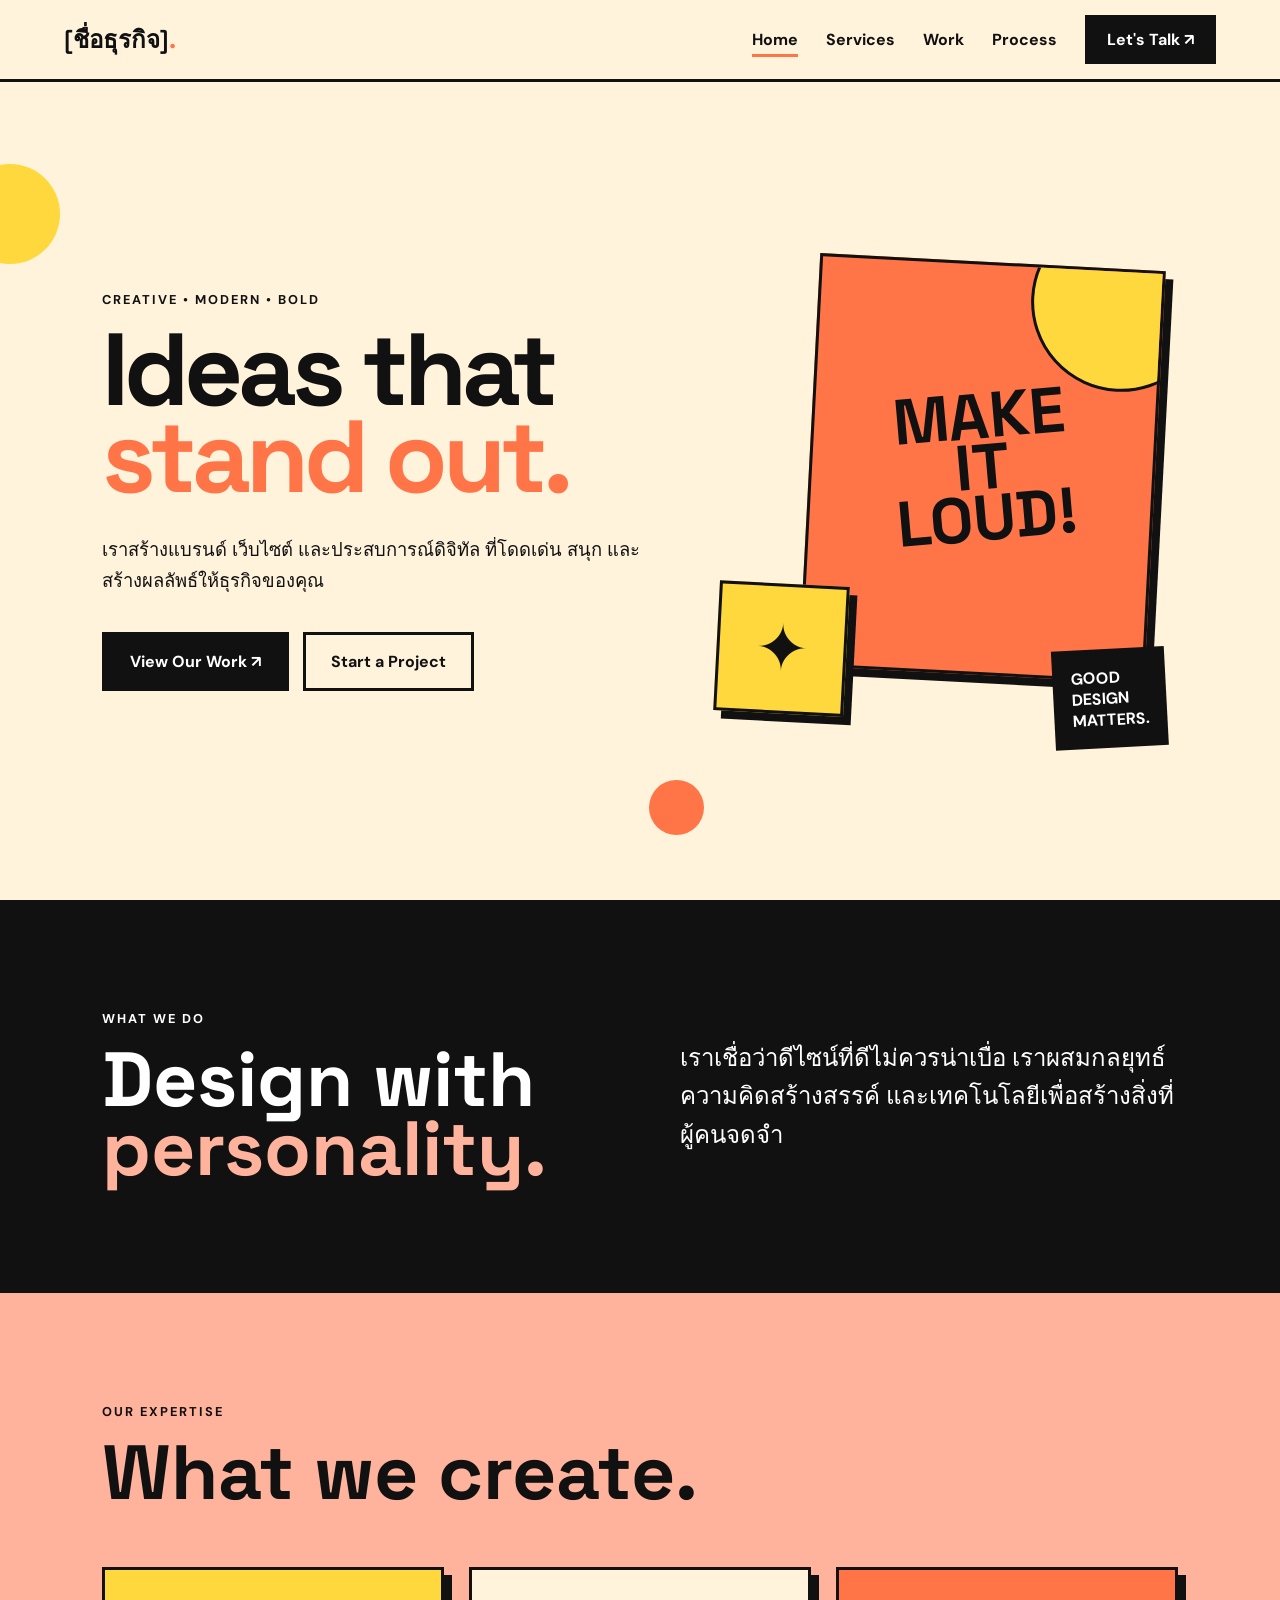
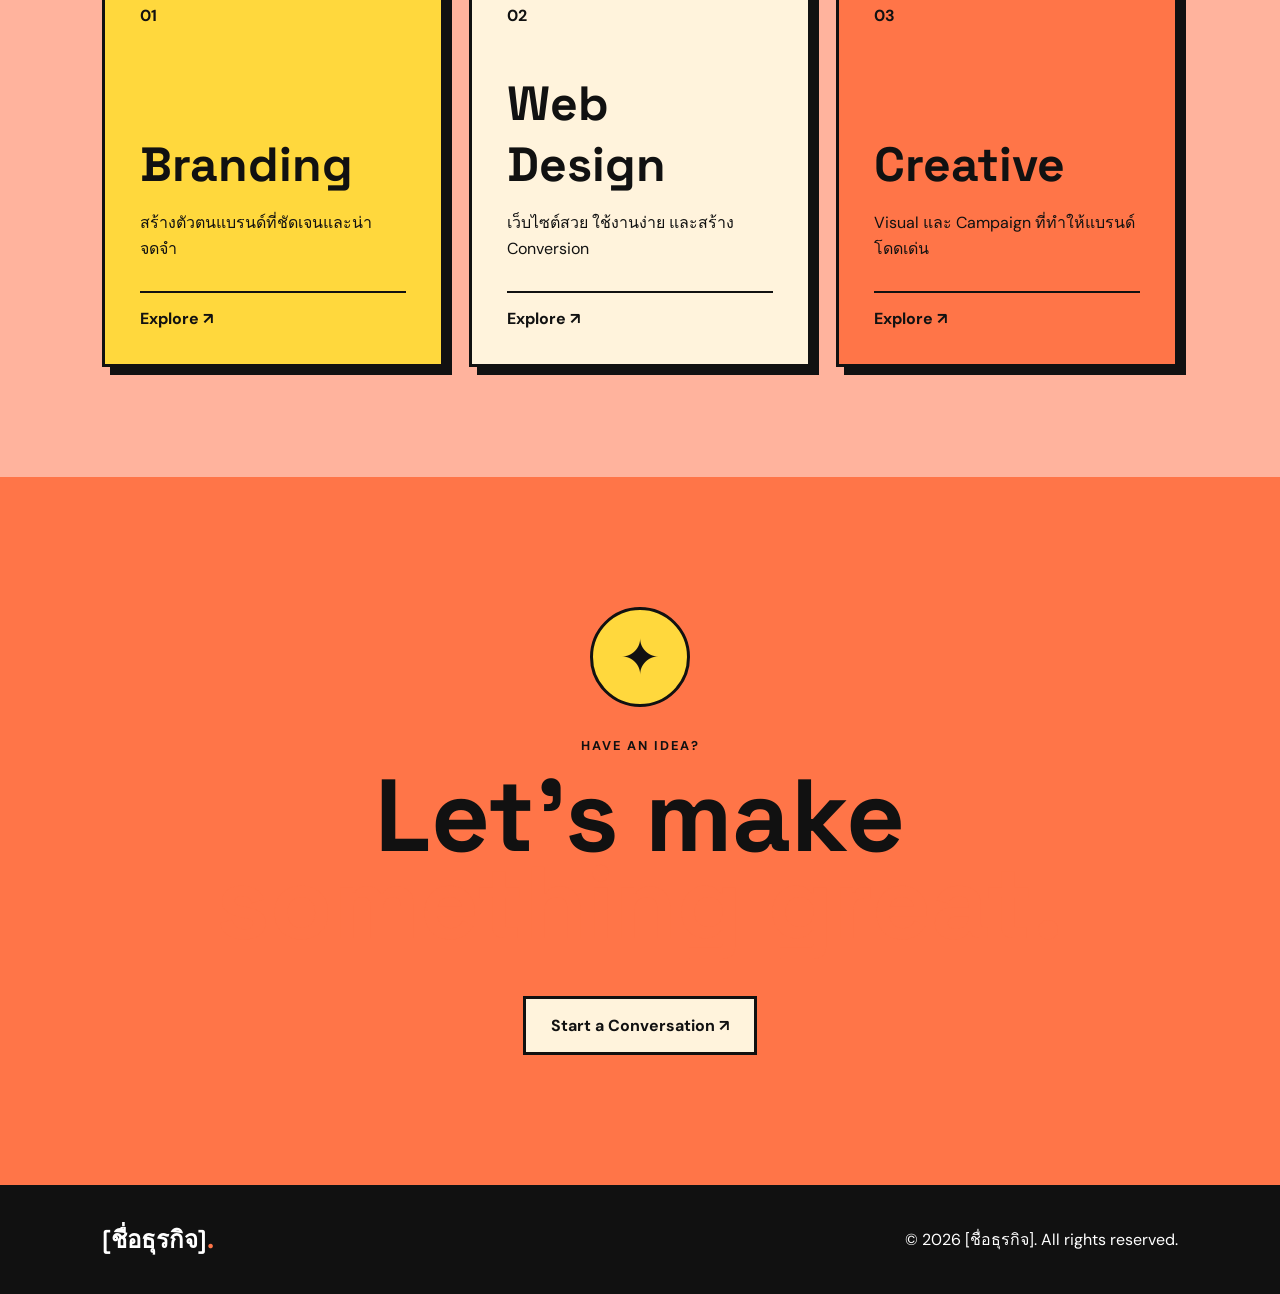
<file: index.html>
<!DOCTYPE html>
<html lang="th">
<head>
  <meta charset="UTF-8">
  <meta name="viewport" content="width=device-width, initial-scale=1.0">
  <title>[ชื่อธุรกิจ] — Creative Studio</title>
  <link rel="stylesheet" href="style.css">
</head>

<body>

<header class="navbar">
  <a href="index.html" class="logo">[ชื่อธุรกิจ]<span>.</span></a>

  <button class="menu-toggle" aria-label="เปิดเมนู">☰</button>

  <nav class="nav-links">
    <a href="index.html" class="active">Home</a>
    <a href="services.html">Services</a>
    <a href="work.html">Work</a>
    <a href="process.html">Process</a>
    <a href="contact.html" class="nav-cta">Let's Talk ↗</a>
  </nav>
</header>

<main>

  <section class="hero">
    <div class="hero-shape shape-1"></div>
    <div class="hero-shape shape-2"></div>

    <div class="hero-content">
      <p class="eyebrow">CREATIVE • MODERN • BOLD</p>

      <h1>
        Ideas that<br>
        <span>stand out.</span>
      </h1>

      <p class="hero-text">
        เราสร้างแบรนด์ เว็บไซต์ และประสบการณ์ดิจิทัล
        ที่โดดเด่น สนุก และสร้างผลลัพธ์ให้ธุรกิจของคุณ
      </p>

      <div class="hero-buttons">
        <a href="work.html" class="btn btn-dark">View Our Work ↗</a>
        <a href="contact.html" class="btn btn-outline">Start a Project</a>
      </div>
    </div>

    <div class="hero-collage">
      <div class="collage-card card-main">
        <div class="sun"></div>
        <div class="collage-text">MAKE<br>IT<br>LOUD!</div>
      </div>

      <div class="collage-card card-small">
        ✦
      </div>

      <div class="collage-label">
        GOOD<br>DESIGN<br>MATTERS.
      </div>
    </div>
  </section>

  <section class="intro section">
    <div>
      <p class="eyebrow">WHAT WE DO</p>
      <h2>Design with<br><em>personality.</em></h2>
    </div>

    <p class="large-copy">
      เราเชื่อว่าดีไซน์ที่ดีไม่ควรน่าเบื่อ
      เราผสมกลยุทธ์ ความคิดสร้างสรรค์
      และเทคโนโลยีเพื่อสร้างสิ่งที่ผู้คนจดจำ
    </p>
  </section>

  <section class="services-preview section peach-bg">
    <div class="section-heading">
      <p class="eyebrow">OUR EXPERTISE</p>
      <h2>What we <span>create.</span></h2>
    </div>

    <div class="service-grid">
      <article class="service-card yellow">
        <span class="service-number">01</span>
        <h3>Branding</h3>
        <p>สร้างตัวตนแบรนด์ที่ชัดเจนและน่าจดจำ</p>
        <a href="services.html">Explore ↗</a>
      </article>

      <article class="service-card cream">
        <span class="service-number">02</span>
        <h3>Web Design</h3>
        <p>เว็บไซต์สวย ใช้งานง่าย และสร้าง Conversion</p>
        <a href="services.html">Explore ↗</a>
      </article>

      <article class="service-card orange">
        <span class="service-number">03</span>
        <h3>Creative</h3>
        <p>Visual และ Campaign ที่ทำให้แบรนด์โดดเด่น</p>
        <a href="services.html">Explore ↗</a>
      </article>
    </div>
  </section>

  <section class="cta-section">
    <div class="cta-circle">✦</div>

    <p class="eyebrow">HAVE AN IDEA?</p>

    <h2>Let's make<br><span>something great.</span></h2>

    <a href="contact.html" class="btn btn-light">Start a Conversation ↗</a>
  </section>

</main>

<footer>
  <div class="footer-logo">[ชื่อธุรกิจ]<span>.</span></div>
  <p>© 2026 [ชื่อธุรกิจ]. All rights reserved.</p>
</footer>

<script src="script.js"></script>
</body>
</html>
</file>
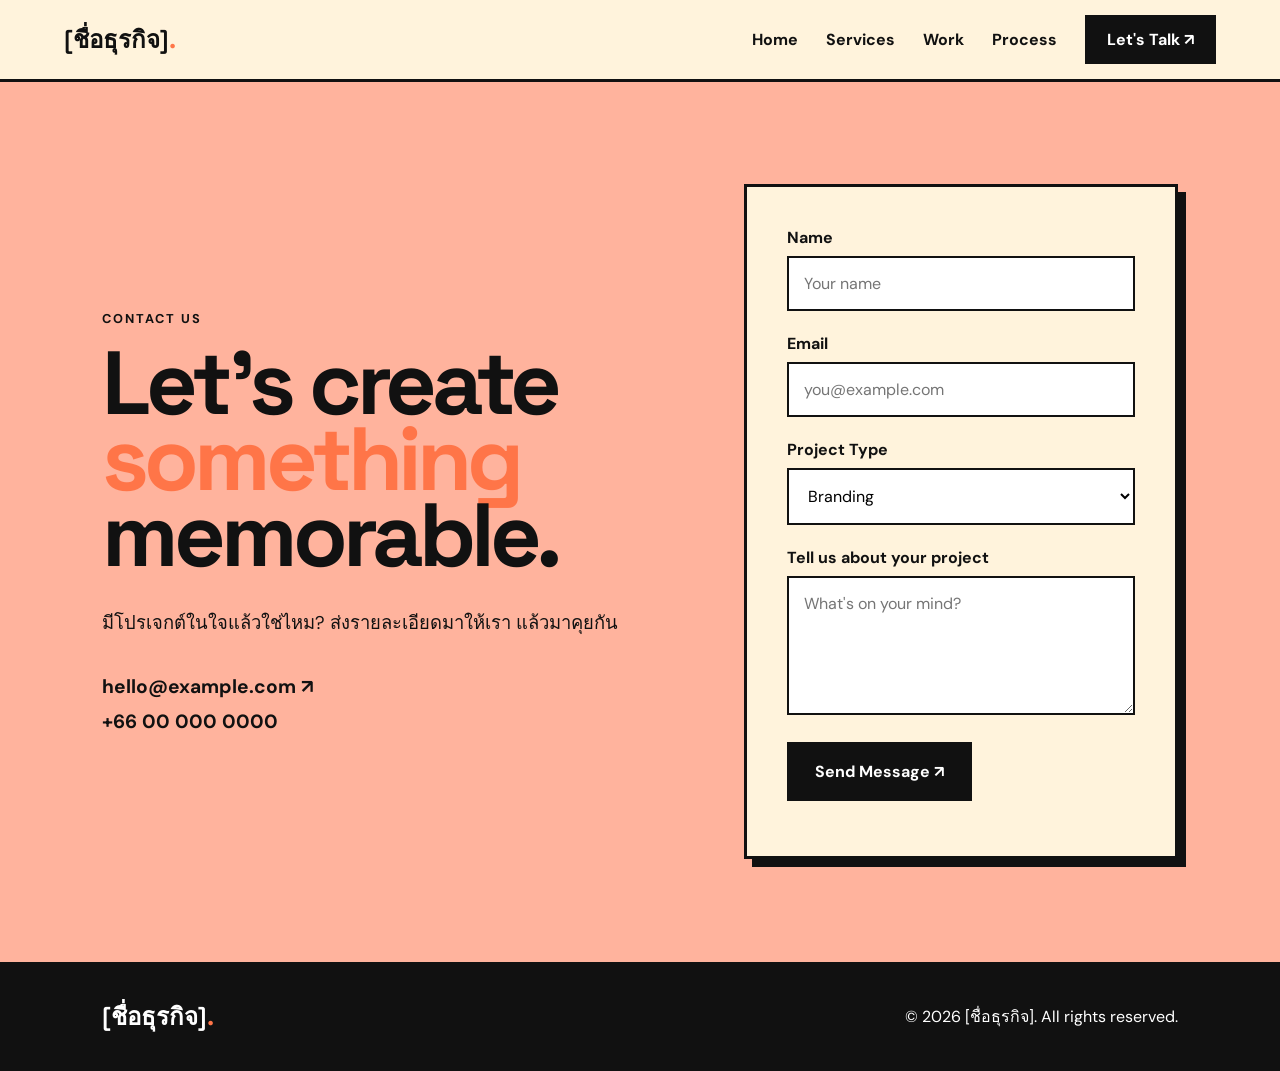
<file: contact.html>
<!DOCTYPE html>
<html lang="th">
<head>
  <meta charset="UTF-8">
  <meta name="viewport" content="width=device-width, initial-scale=1.0">
  <title>Contact — [ชื่อธุรกิจ]</title>
  <link rel="stylesheet" href="style.css">
</head>

<body>

<header class="navbar">
  <a href="index.html" class="logo">[ชื่อธุรกิจ]<span>.</span></a>

  <button class="menu-toggle">☰</button>

  <nav class="nav-links">
    <a href="index.html">Home</a>
    <a href="services.html">Services</a>
    <a href="work.html">Work</a>
    <a href="process.html">Process</a>
    <a href="contact.html" class="nav-cta active">Let's Talk ↗</a>
  </nav>
</header>

<main>

  <section class="contact-hero">
    <div>
      <p class="eyebrow">CONTACT US</p>

      <h1>
        Let's create<br>
        <span>something</span><br>
        memorable.
      </h1>

      <p>
        มีโปรเจกต์ในใจแล้วใช่ไหม?
        ส่งรายละเอียดมาให้เรา แล้วมาคุยกัน
      </p>

      <div class="contact-links">
        <a href="mailto:hello@example.com">hello@example.com ↗</a>
        <a href="tel:+66000000000">+66 00 000 0000</a>
      </div>
    </div>

    <form class="contact-form">

      <label>
        Name
        <input type="text" placeholder="Your name" required>
      </label>

      <label>
        Email
        <input type="email" placeholder="you@example.com" required>
      </label>

      <label>
        Project Type
        <select>
          <option>Branding</option>
          <option>Web Design</option>
          <option>Creative Campaign</option>
          <option>Other</option>
        </select>
      </label>

      <label>
        Tell us about your project
        <textarea rows="5" placeholder="What's on your mind?"></textarea>
      </label>

      <button type="submit" class="btn btn-dark">
        Send Message ↗
      </button>

      <p class="form-message"></p>

    </form>
  </section>

</main>

<footer>
  <div class="footer-logo">[ชื่อธุรกิจ]<span>.</span></div>
  <p>© 2026 [ชื่อธุรกิจ]. All rights reserved.</p>
</footer>

<script src="script.js"></script>
</body>
</html>
</file>
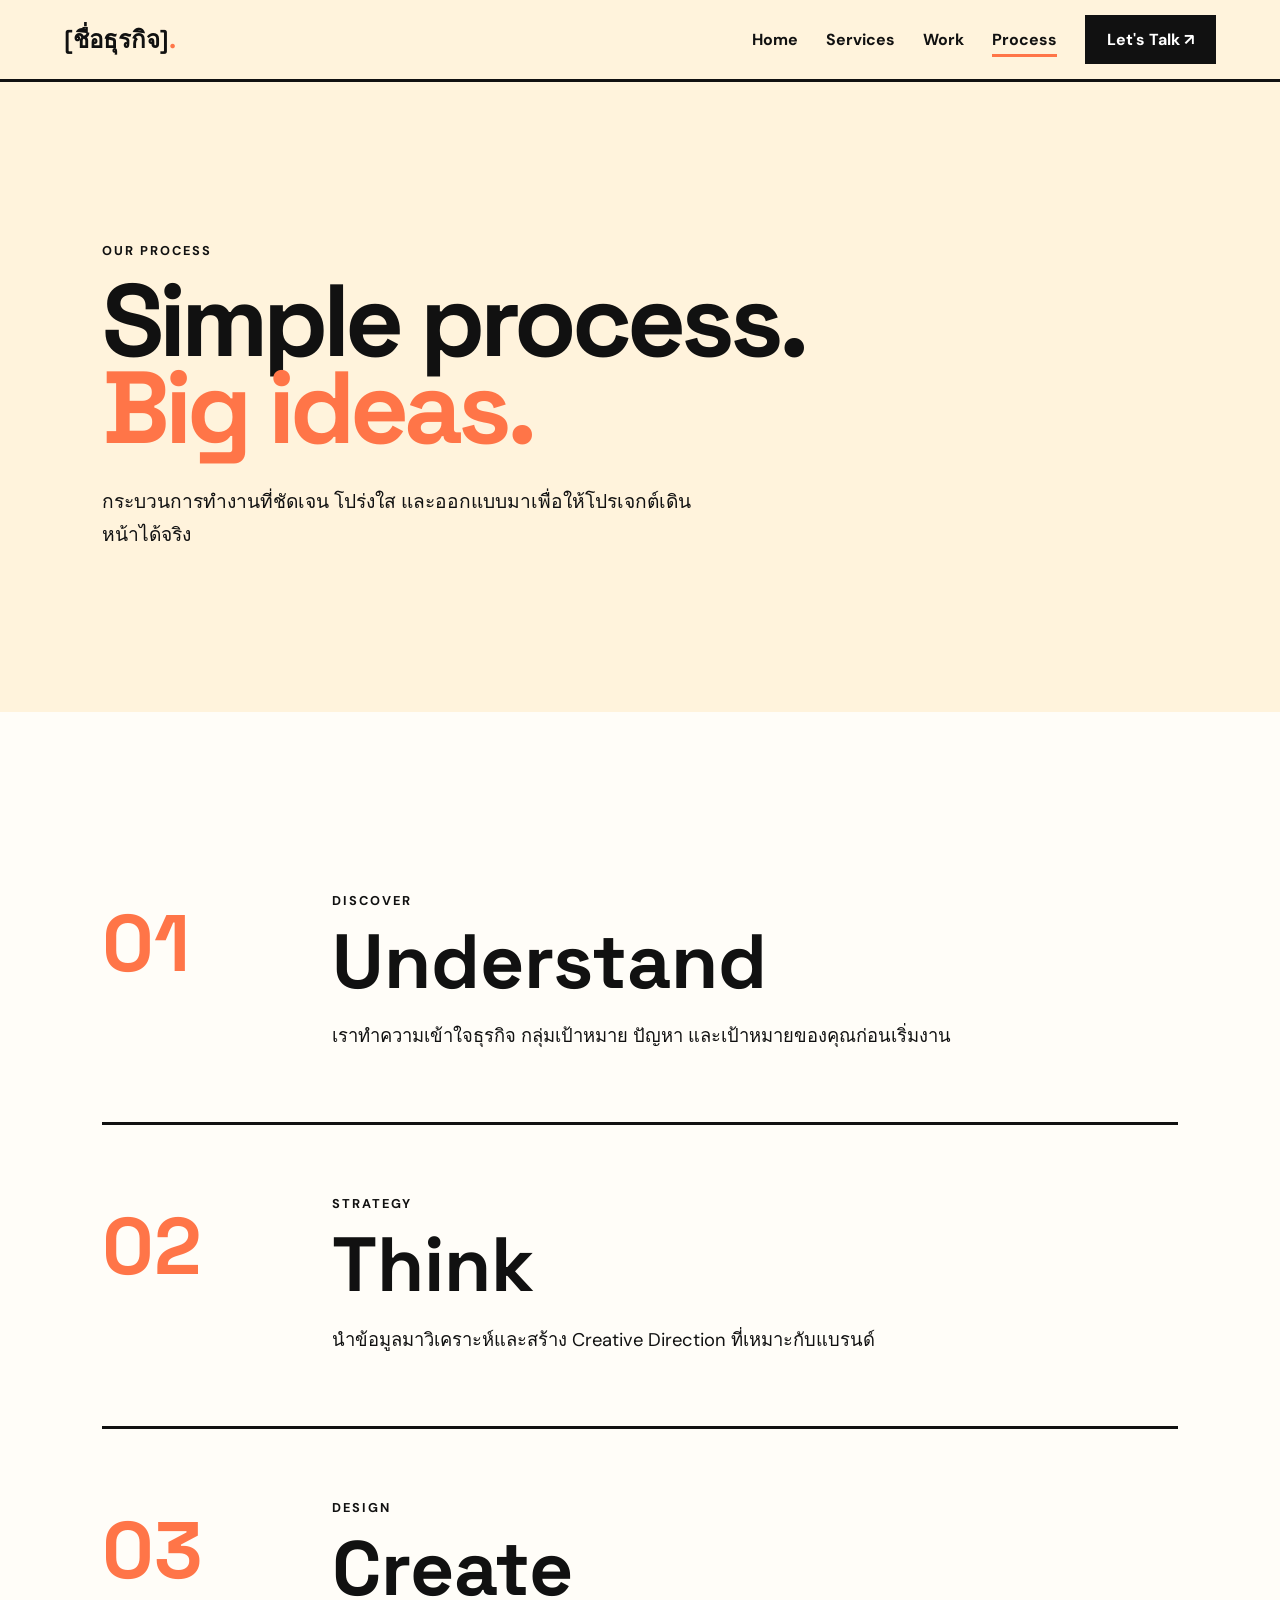
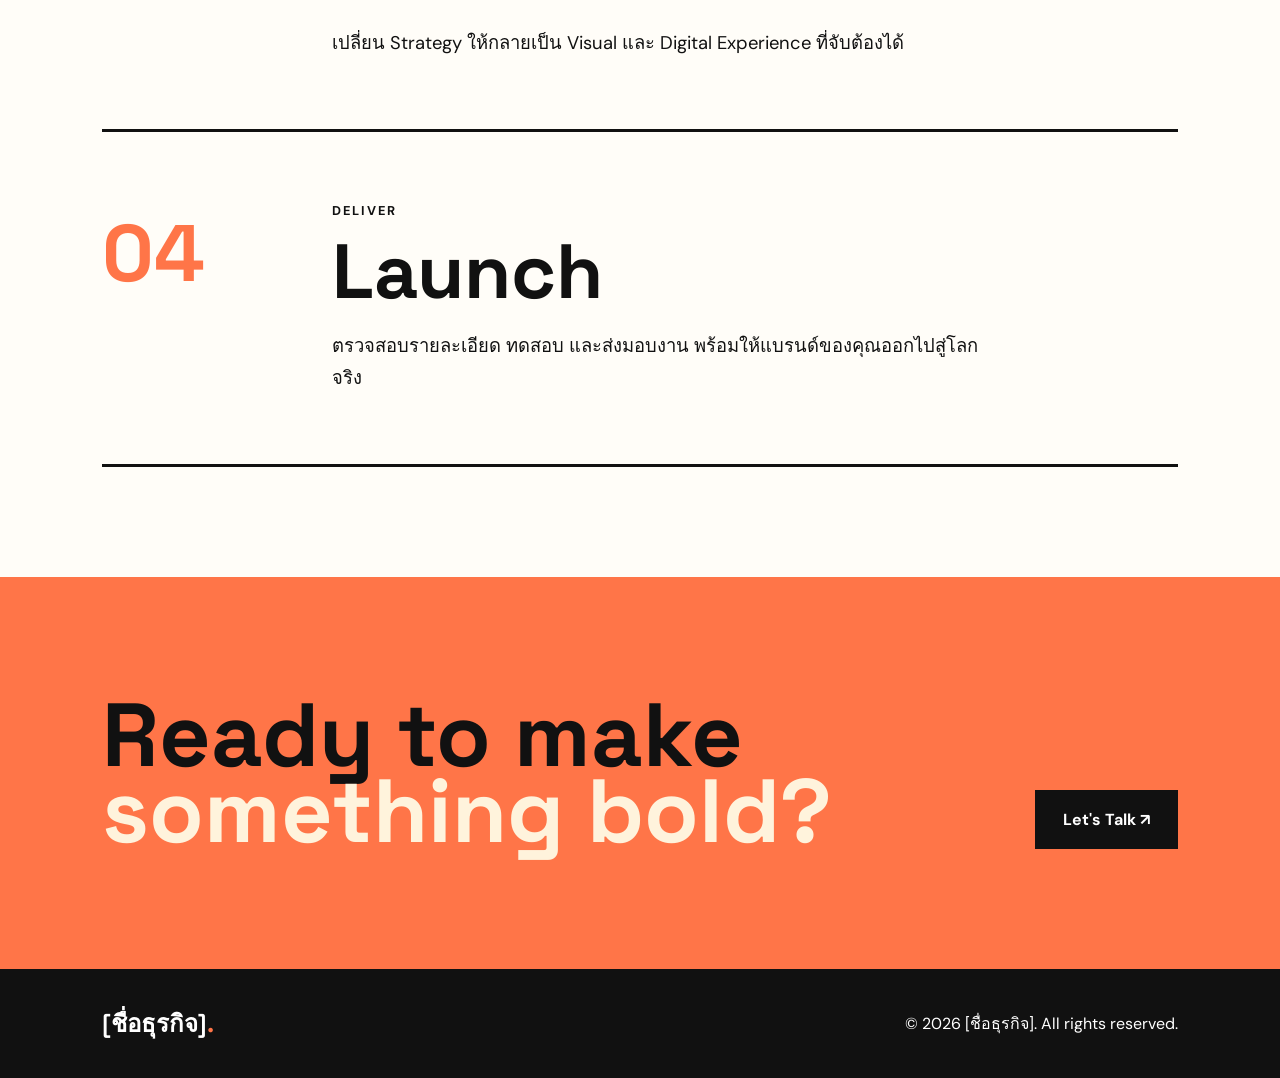
<file: process.html>
<!DOCTYPE html>
<html lang="th">
<head>
  <meta charset="UTF-8">
  <meta name="viewport" content="width=device-width, initial-scale=1.0">
  <title>Process — [ชื่อธุรกิจ]</title>
  <link rel="stylesheet" href="style.css">
</head>

<body>

<header class="navbar">
  <a href="index.html" class="logo">[ชื่อธุรกิจ]<span>.</span></a>

  <button class="menu-toggle">☰</button>

  <nav class="nav-links">
    <a href="index.html">Home</a>
    <a href="services.html">Services</a>
    <a href="work.html">Work</a>
    <a href="process.html" class="active">Process</a>
    <a href="contact.html" class="nav-cta">Let's Talk ↗</a>
  </nav>
</header>

<main>

  <section class="page-hero cream-bg">
    <p class="eyebrow">OUR PROCESS</p>
    <h1>Simple process.<br><span>Big ideas.</span></h1>
    <p>
      กระบวนการทำงานที่ชัดเจน โปร่งใส
      และออกแบบมาเพื่อให้โปรเจกต์เดินหน้าได้จริง
    </p>
  </section>

  <section class="process-section section">

    <div class="process-item">
      <div class="process-number">01</div>
      <div class="process-content">
        <p class="eyebrow">DISCOVER</p>
        <h2>Understand</h2>
        <p>
          เราทำความเข้าใจธุรกิจ กลุ่มเป้าหมาย
          ปัญหา และเป้าหมายของคุณก่อนเริ่มงาน
        </p>
      </div>
    </div>

    <div class="process-item">
      <div class="process-number">02</div>
      <div class="process-content">
        <p class="eyebrow">STRATEGY</p>
        <h2>Think</h2>
        <p>
          นำข้อมูลมาวิเคราะห์และสร้าง Creative Direction
          ที่เหมาะกับแบรนด์
        </p>
      </div>
    </div>

    <div class="process-item">
      <div class="process-number">03</div>
      <div class="process-content">
        <p class="eyebrow">DESIGN</p>
        <h2>Create</h2>
        <p>
          เปลี่ยน Strategy ให้กลายเป็น Visual
          และ Digital Experience ที่จับต้องได้
        </p>
      </div>
    </div>

    <div class="process-item">
      <div class="process-number">04</div>
      <div class="process-content">
        <p class="eyebrow">DELIVER</p>
        <h2>Launch</h2>
        <p>
          ตรวจสอบรายละเอียด ทดสอบ และส่งมอบงาน
          พร้อมให้แบรนด์ของคุณออกไปสู่โลกจริง
        </p>
      </div>
    </div>

  </section>

  <section class="orange-banner">
    <h2>Ready to make<br><span>something bold?</span></h2>
    <a href="contact.html" class="btn btn-dark">Let's Talk ↗</a>
  </section>

</main>

<footer>
  <div class="footer-logo">[ชื่อธุรกิจ]<span>.</span></div>
  <p>© 2026 [ชื่อธุรกิจ]. All rights reserved.</p>
</footer>

<script src="script.js"></script>
</body>
</html>
</file>
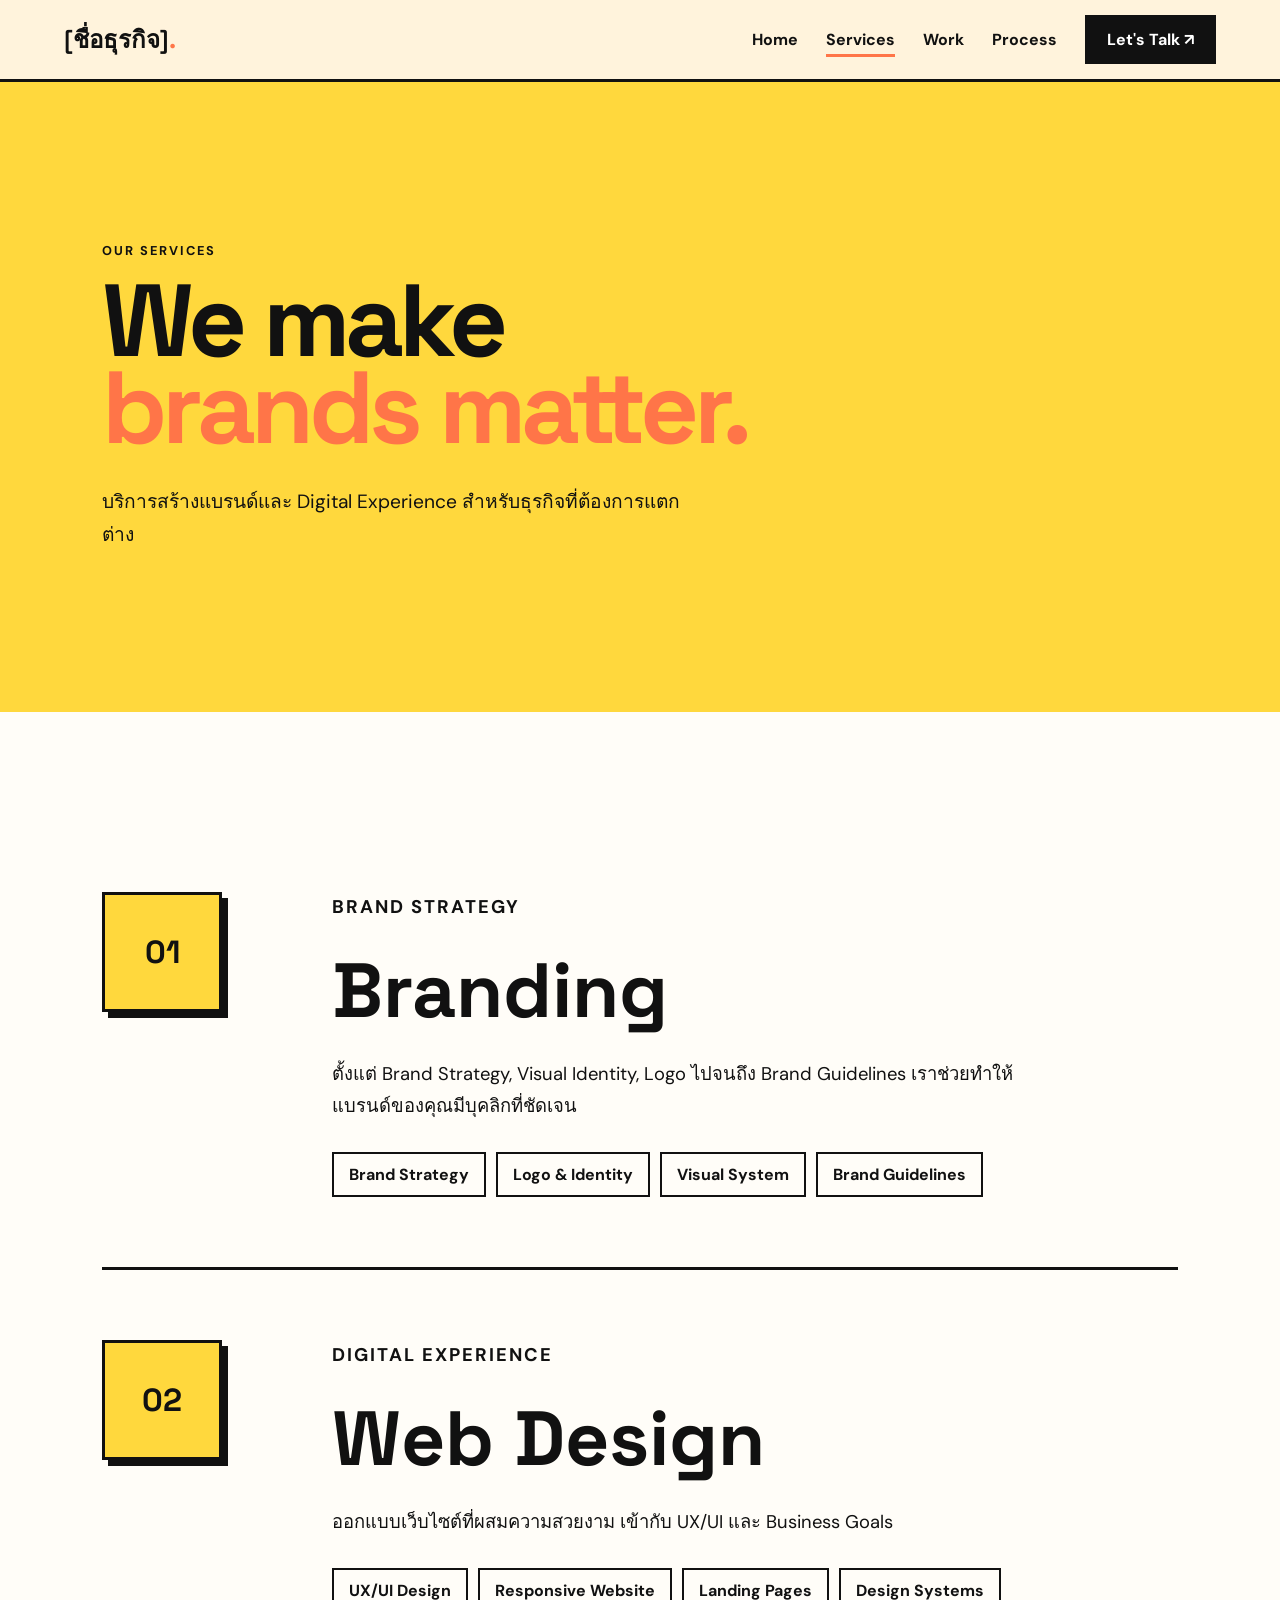
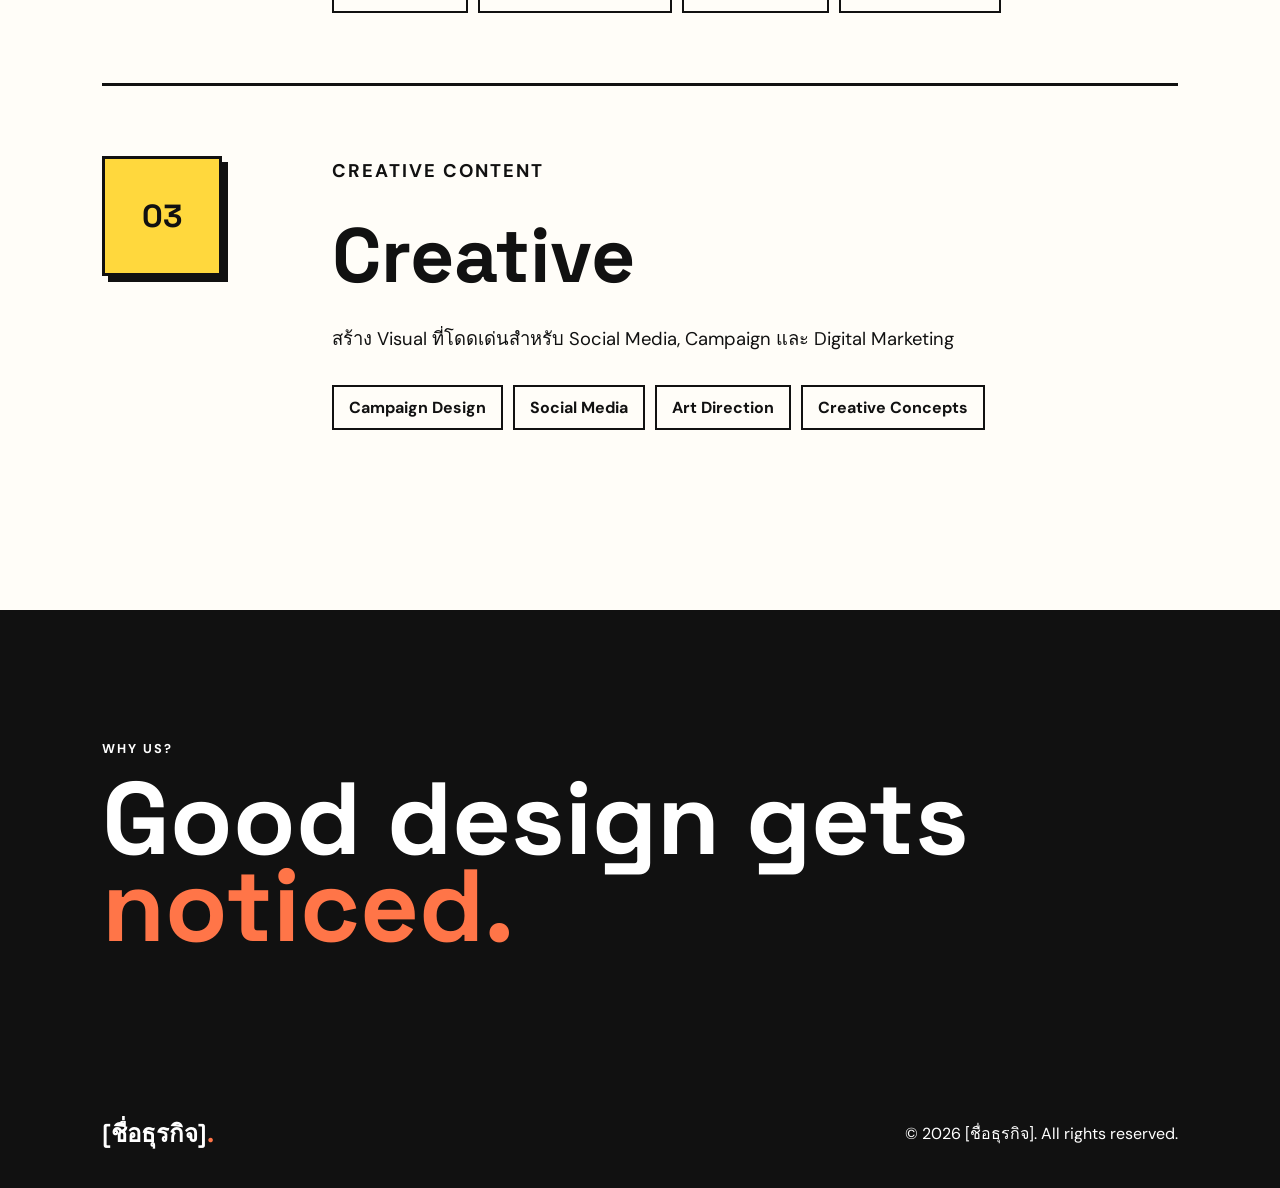
<file: services.html>
<!DOCTYPE html>
<html lang="th">
<head>
  <meta charset="UTF-8">
  <meta name="viewport" content="width=device-width, initial-scale=1.0">
  <title>Services — [ชื่อธุรกิจ]</title>
  <link rel="stylesheet" href="style.css">
</head>

<body>

<header class="navbar">
  <a href="index.html" class="logo">[ชื่อธุรกิจ]<span>.</span></a>

  <button class="menu-toggle">☰</button>

  <nav class="nav-links">
    <a href="index.html">Home</a>
    <a href="services.html" class="active">Services</a>
    <a href="work.html">Work</a>
    <a href="process.html">Process</a>
    <a href="contact.html" class="nav-cta">Let's Talk ↗</a>
  </nav>
</header>

<main>

  <section class="page-hero yellow-bg">
    <p class="eyebrow">OUR SERVICES</p>
    <h1>We make<br><span>brands matter.</span></h1>
    <p>
      บริการสร้างแบรนด์และ Digital Experience
      สำหรับธุรกิจที่ต้องการแตกต่าง
    </p>
  </section>

  <section class="services-list section">

    <article class="big-service">
      <div class="service-icon">01</div>
      <div>
        <p class="eyebrow">BRAND STRATEGY</p>
        <h2>Branding</h2>
        <p>
          ตั้งแต่ Brand Strategy, Visual Identity,
          Logo ไปจนถึง Brand Guidelines
          เราช่วยทำให้แบรนด์ของคุณมีบุคลิกที่ชัดเจน
        </p>

        <ul>
          <li>Brand Strategy</li>
          <li>Logo & Identity</li>
          <li>Visual System</li>
          <li>Brand Guidelines</li>
        </ul>
      </div>
    </article>

    <article class="big-service reverse">
      <div class="service-icon">02</div>
      <div>
        <p class="eyebrow">DIGITAL EXPERIENCE</p>
        <h2>Web Design</h2>
        <p>
          ออกแบบเว็บไซต์ที่ผสมความสวยงาม
          เข้ากับ UX/UI และ Business Goals
        </p>

        <ul>
          <li>UX/UI Design</li>
          <li>Responsive Website</li>
          <li>Landing Pages</li>
          <li>Design Systems</li>
        </ul>
      </div>
    </article>

    <article class="big-service">
      <div class="service-icon">03</div>
      <div>
        <p class="eyebrow">CREATIVE CONTENT</p>
        <h2>Creative</h2>
        <p>
          สร้าง Visual ที่โดดเด่นสำหรับ Social Media,
          Campaign และ Digital Marketing
        </p>

        <ul>
          <li>Campaign Design</li>
          <li>Social Media</li>
          <li>Art Direction</li>
          <li>Creative Concepts</li>
        </ul>
      </div>
    </article>

  </section>

  <section class="black-section">
    <p class="eyebrow">WHY US?</p>
    <h2>Good design gets<br><span>noticed.</span></h2>
  </section>

</main>

<footer>
  <div class="footer-logo">[ชื่อธุรกิจ]<span>.</span></div>
  <p>© 2026 [ชื่อธุรกิจ]. All rights reserved.</p>
</footer>

<script src="script.js"></script>
</body>
</html>
</file>
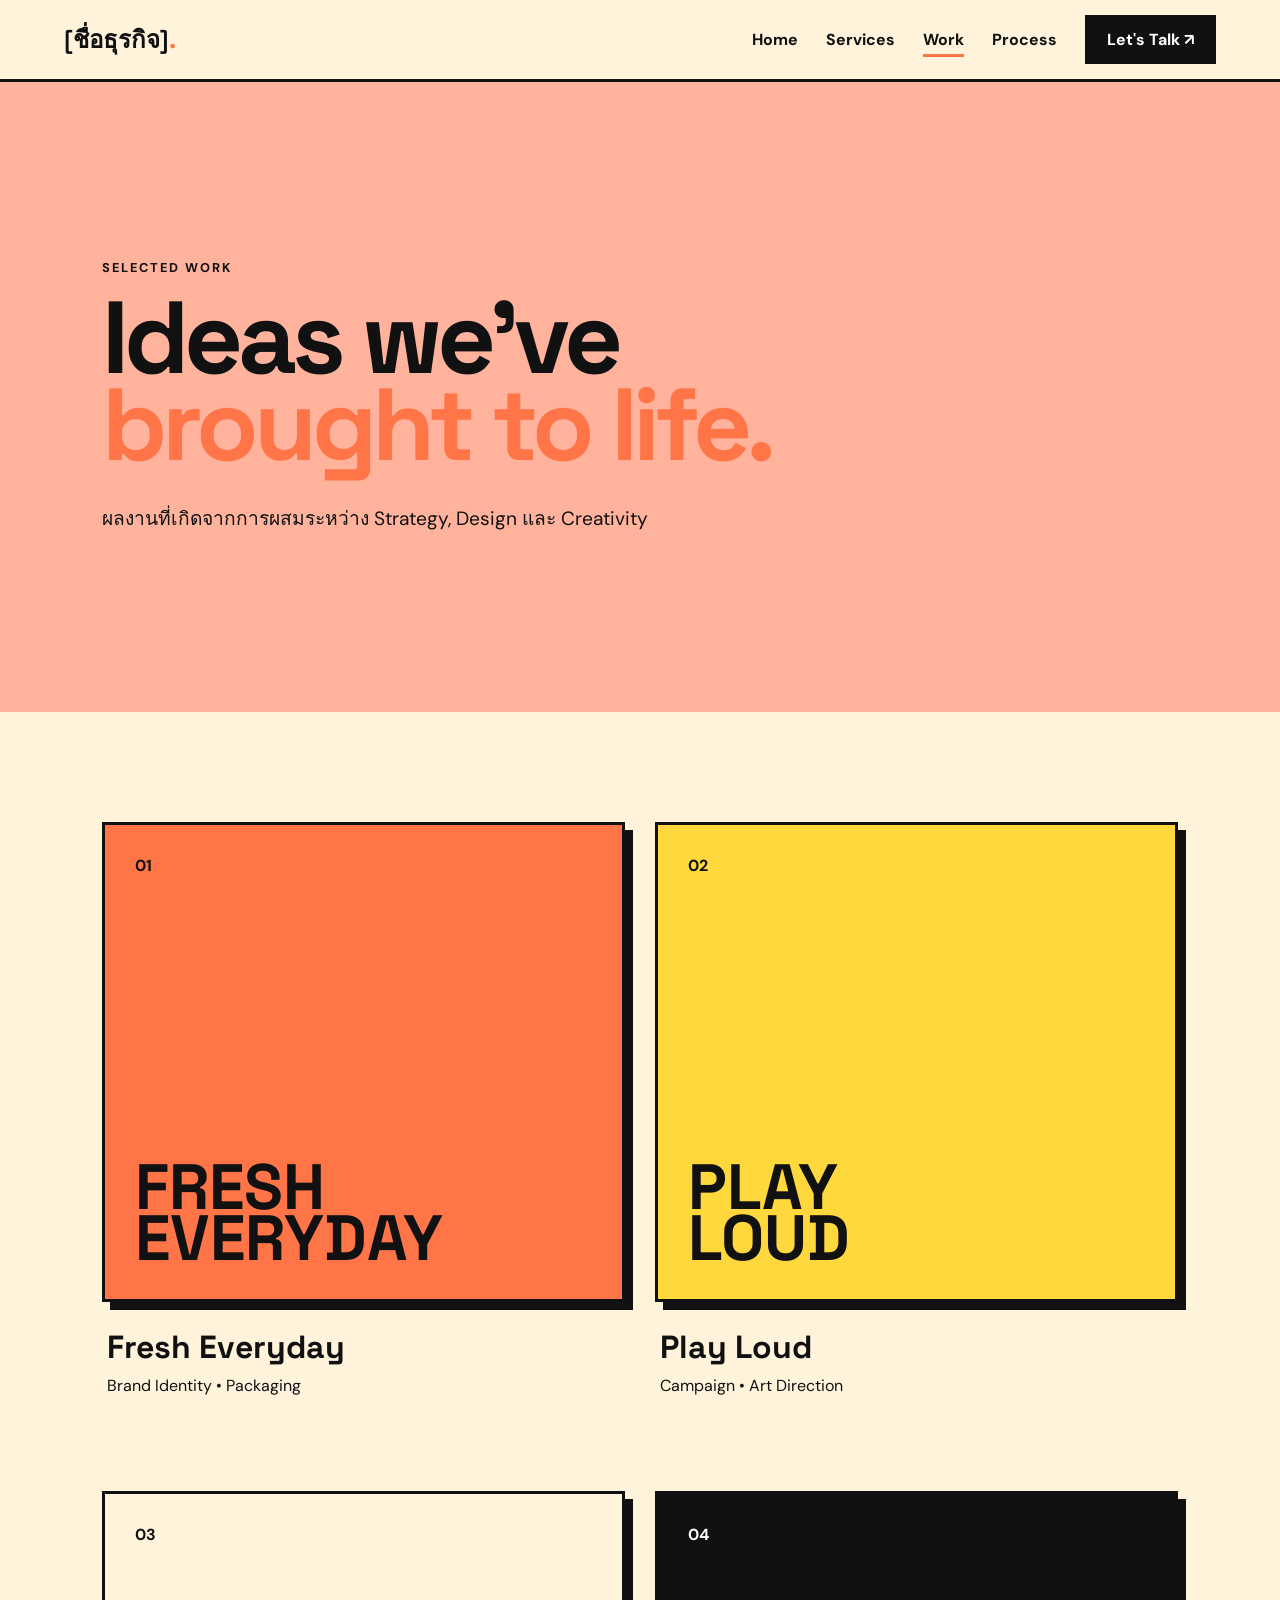
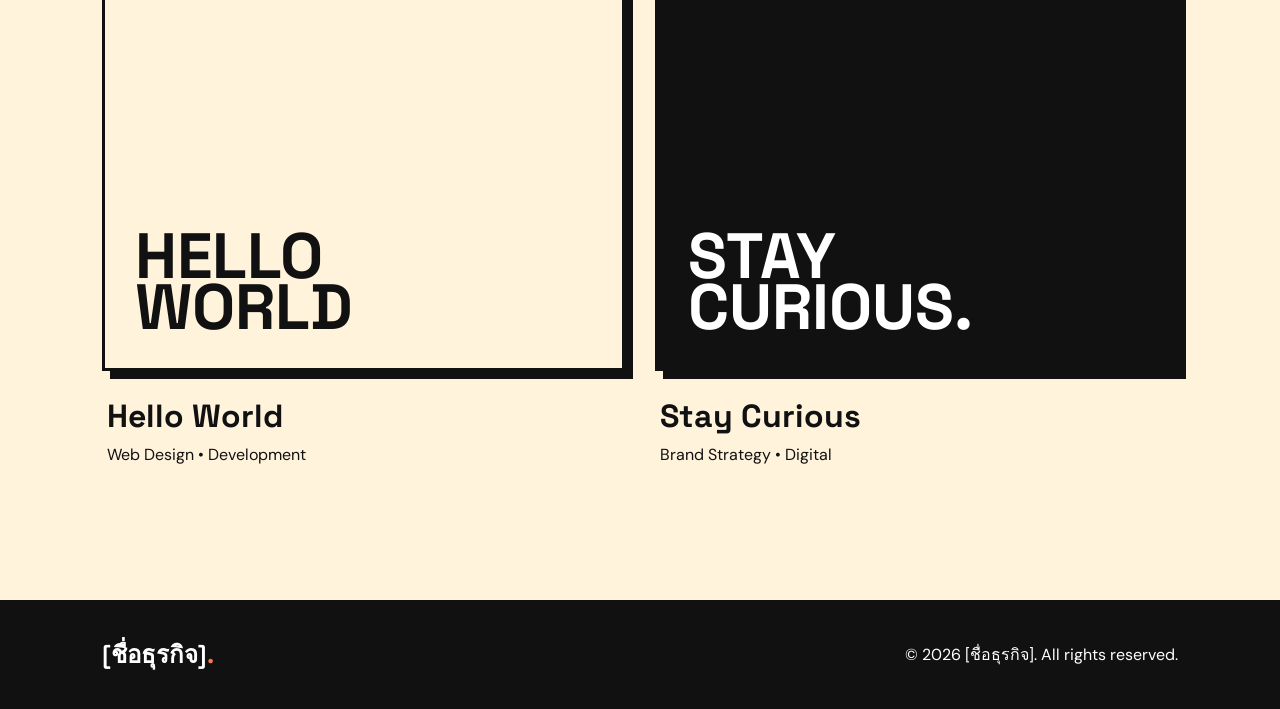
<file: work.html>
<!DOCTYPE html>
<html lang="th">
<head>
  <meta charset="UTF-8">
  <meta name="viewport" content="width=device-width, initial-scale=1.0">
  <title>Work — [ชื่อธุรกิจ]</title>
  <link rel="stylesheet" href="style.css">
</head>

<body>

<header class="navbar">
  <a href="index.html" class="logo">[ชื่อธุรกิจ]<span>.</span></a>

  <button class="menu-toggle">☰</button>

  <nav class="nav-links">
    <a href="index.html">Home</a>
    <a href="services.html">Services</a>
    <a href="work.html" class="active">Work</a>
    <a href="process.html">Process</a>
    <a href="contact.html" class="nav-cta">Let's Talk ↗</a>
  </nav>
</header>

<main>

  <section class="page-hero peach-bg">
    <p class="eyebrow">SELECTED WORK</p>
    <h1>Ideas we've<br><span>brought to life.</span></h1>
    <p>
      ผลงานที่เกิดจากการผสมระหว่าง Strategy,
      Design และ Creativity
    </p>
  </section>

  <section class="work-grid section">

    <article class="project project-large">
      <div class="project-image project-orange">
        <span>01</span>
        <strong>FRESH<br>EVERYDAY</strong>
      </div>
      <div class="project-info">
        <h3>Fresh Everyday</h3>
        <p>Brand Identity • Packaging</p>
      </div>
    </article>

    <article class="project">
      <div class="project-image project-yellow">
        <span>02</span>
        <strong>PLAY<br>LOUD</strong>
      </div>
      <div class="project-info">
        <h3>Play Loud</h3>
        <p>Campaign • Art Direction</p>
      </div>
    </article>

    <article class="project">
      <div class="project-image project-cream">
        <span>03</span>
        <strong>HELLO<br>WORLD</strong>
      </div>
      <div class="project-info">
        <h3>Hello World</h3>
        <p>Web Design • Development</p>
      </div>
    </article>

    <article class="project project-large">
      <div class="project-image project-black">
        <span>04</span>
        <strong>STAY<br>CURIOUS.</strong>
      </div>
      <div class="project-info">
        <h3>Stay Curious</h3>
        <p>Brand Strategy • Digital</p>
      </div>
    </article>

  </section>

</main>

<footer>
  <div class="footer-logo">[ชื่อธุรกิจ]<span>.</span></div>
  <p>© 2026 [ชื่อธุรกิจ]. All rights reserved.</p>
</footer>

<script src="script.js"></script>
</body>
</html>
</file>
<file: style.css>
@import url('https://fonts.googleapis.com/css2?family=DM+Sans:wght@400;500;700&family=Space+Grotesk:wght@400;500;600;700&display=swap');

:root {
  --orange: #ff7548;
  --peach: #ffb39d;
  --yellow: #ffd83d;
  --cream: #fff3dc;
  --black: #111111;
  --white: #fffdf8;
  --border: 3px solid var(--black);
  --shadow: 8px 8px 0 var(--black);
}

* {
  margin: 0;
  padding: 0;
  box-sizing: border-box;
}

html {
  scroll-behavior: smooth;
}

body {
  background: var(--cream);
  color: var(--black);
  font-family: "DM Sans", sans-serif;
  overflow-x: hidden;
}

a {
  color: inherit;
  text-decoration: none;
}

.navbar {
  height: 82px;
  padding: 0 5%;
  display: flex;
  justify-content: space-between;
  align-items: center;
  border-bottom: var(--border);
  background: var(--cream);
  position: relative;
  z-index: 100;
}

.logo,
.footer-logo {
  font-family: "Space Grotesk", sans-serif;
  font-weight: 700;
  font-size: 1.5rem;
}

.logo span,
.footer-logo span,
h1 span,
h2 span {
  color: var(--orange);
}

.nav-links {
  display: flex;
  align-items: center;
  gap: 28px;
  font-weight: 700;
}

.nav-links a {
  position: relative;
}

.nav-links a:not(.nav-cta)::after {
  content: "";
  width: 0;
  height: 3px;
  background: var(--orange);
  position: absolute;
  left: 0;
  bottom: -7px;
  transition: .3s;
}

.nav-links a:hover::after,
.nav-links a.active::after {
  width: 100%;
}

.nav-cta {
  background: var(--black);
  color: white;
  padding: 12px 20px;
  border: 2px solid var(--black);
  transition: .25s;
}

.nav-cta:hover {
  background: var(--orange);
  color: var(--black);
}

.menu-toggle {
  display: none;
  background: none;
  border: 0;
  font-size: 1.8rem;
  cursor: pointer;
}

.hero {
  min-height: calc(100vh - 82px);
  padding: 7% 8%;
  display: grid;
  grid-template-columns: 1.1fr .9fr;
  align-items: center;
  gap: 50px;
  position: relative;
  overflow: hidden;
}

.eyebrow {
  font-size: .8rem;
  font-weight: 700;
  letter-spacing: 2px;
  margin-bottom: 18px;
}

.hero h1,
.page-hero h1,
.contact-hero h1 {
  font-family: "Space Grotesk", sans-serif;
  font-size: clamp(4rem, 8vw, 8rem);
  line-height: .85;
  letter-spacing: -5px;
}

.hero h1 span {
  color: var(--orange);
}

.hero-text {
  max-width: 570px;
  font-size: 1.15rem;
  line-height: 1.7;
  margin: 35px 0;
}

.hero-buttons {
  display: flex;
  flex-wrap: wrap;
  gap: 14px;
}

.btn {
  display: inline-block;
  padding: 16px 25px;
  font-weight: 700;
  border: var(--border);
  transition: .25s ease;
  cursor: pointer;
  font-family: inherit;
  font-size: 1rem;
}

.btn-dark {
  background: var(--black);
  color: white;
}

.btn-dark:hover {
  background: var(--orange);
  color: var(--black);
  transform: translate(-4px, -4px);
  box-shadow: 5px 5px 0 var(--black);
}

.btn-outline {
  background: transparent;
}

.btn-outline:hover {
  background: var(--yellow);
  transform: translateY(-4px);
}

.btn-light {
  background: var(--cream);
  color: var(--black);
}

.hero-collage {
  height: 550px;
  position: relative;
  transform: rotate(3deg);
}

.collage-card {
  border: var(--border);
  box-shadow: var(--shadow);
}

.card-main {
  position: absolute;
  width: 75%;
  height: 75%;
  right: 5%;
  top: 8%;
  background: var(--orange);
  display: flex;
  align-items: center;
  justify-content: center;
  overflow: hidden;
}

.collage-text {
  font-family: "Space Grotesk";
  font-weight: 700;
  font-size: 4rem;
  line-height: .8;
  text-align: center;
  transform: rotate(-8deg);
}

.sun {
  width: 180px;
  height: 180px;
  border-radius: 50%;
  background: var(--yellow);
  border: var(--border);
  position: absolute;
  top: -60px;
  right: -50px;
}

.card-small {
  position: absolute;
  background: var(--yellow);
  width: 130px;
  height: 130px;
  bottom: 8%;
  left: 2%;
  display: grid;
  place-items: center;
  font-size: 4rem;
}

.collage-label {
  position: absolute;
  bottom: 5%;
  right: 0;
  background: var(--black);
  color: white;
  padding: 18px;
  font-weight: 700;
  transform: rotate(-6deg);
}

.hero-shape {
  position: absolute;
  border-radius: 50%;
  pointer-events: none;
}

.shape-1 {
  width: 100px;
  height: 100px;
  background: var(--yellow);
  top: 10%;
  left: -40px;
}

.shape-2 {
  width: 55px;
  height: 55px;
  background: var(--orange);
  bottom: 8%;
  right: 45%;
}

.section {
  padding: 110px 8%;
}

.intro {
  display: grid;
  grid-template-columns: 1fr 1fr;
  gap: 80px;
  background: var(--black);
  color: white;
}

.intro h2,
.section-heading h2 {
  font-family: "Space Grotesk";
  font-size: clamp(3rem, 6vw, 6rem);
  line-height: .9;
}

.intro h2 em {
  color: var(--peach);
  font-style: normal;
}

.large-copy {
  font-size: 1.5rem;
  line-height: 1.6;
  align-self: center;
}

.peach-bg {
  background: var(--peach);
}

.yellow-bg {
  background: var(--yellow);
}

.cream-bg {
  background: var(--cream);
}

.section-heading {
  margin-bottom: 60px;
}

.section-heading h2 span {
  color: var(--black);
}

.service-grid {
  display: grid;
  grid-template-columns: repeat(3, 1fr);
  gap: 25px;
}

.service-card {
  min-height: 400px;
  padding: 35px;
  border: var(--border);
  box-shadow: var(--shadow);
  display: flex;
  flex-direction: column;
  transition: .3s;
}

.service-card:hover {
  transform: translate(-5px, -8px) rotate(-1deg);
  box-shadow: 14px 14px 0 var(--black);
}

.service-card.yellow {
  background: var(--yellow);
}

.service-card.cream {
  background: var(--cream);
}

.service-card.orange {
  background: var(--orange);
}

.service-number {
  font-weight: 700;
}

.service-card h3 {
  font-family: "Space Grotesk";
  font-size: 3rem;
  margin-top: auto;
}

.service-card p {
  margin: 15px 0 30px;
  line-height: 1.6;
}

.service-card a {
  font-weight: 700;
  border-top: 2px solid var(--black);
  padding-top: 15px;
}

.page-hero {
  min-height: 70vh;
  padding: 10% 8%;
  display: flex;
  flex-direction: column;
  justify-content: center;
}

.page-hero h1 {
  margin-bottom: 35px;
}

.page-hero > p:last-child {
  max-width: 600px;
  font-size: 1.2rem;
  line-height: 1.7;
}

.services-list {
  background: var(--white);
}

.big-service {
  display: grid;
  grid-template-columns: 180px 1fr;
  gap: 50px;
  padding: 70px 0;
  border-bottom: var(--border);
}

.big-service:last-child {
  border-bottom: 0;
}

.service-icon {
  width: 120px;
  height: 120px;
  border: var(--border);
  background: var(--yellow);
  box-shadow: 6px 6px 0 var(--black);
  display: grid;
  place-items: center;
  font-family: "Space Grotesk";
  font-size: 2rem;
  font-weight: 700;
}

.big-service h2 {
  font-family: "Space Grotesk";
  font-size: clamp(3rem, 6vw, 6rem);
  margin: 10px 0 20px;
}

.big-service p {
  max-width: 700px;
  font-size: 1.15rem;
  line-height: 1.7;
}

.big-service ul {
  margin-top: 30px;
  display: flex;
  flex-wrap: wrap;
  gap: 10px;
  list-style: none;
}

.big-service li {
  border: 2px solid var(--black);
  padding: 10px 15px;
  font-weight: 700;
}

.black-section {
  padding: 130px 8%;
  background: var(--black);
  color: white;
}

.black-section h2 {
  font-family: "Space Grotesk";
  font-size: clamp(4rem, 8vw, 8rem);
  line-height: .85;
}

.work-grid {
  display: grid;
  grid-template-columns: repeat(2, 1fr);
  gap: 70px 30px;
  background: var(--cream);
}

.project-image {
  height: 480px;
  border: var(--border);
  box-shadow: var(--shadow);
  padding: 30px;
  position: relative;
  overflow: hidden;
  transition: .3s;
}

.project:hover .project-image {
  transform: translate(-5px, -8px) rotate(-1deg);
  box-shadow: 14px 14px 0 var(--black);
}

.project-image span {
  font-weight: 700;
}

.project-image strong {
  font-family: "Space Grotesk";
  font-size: 4rem;
  line-height: .8;
  position: absolute;
  left: 30px;
  bottom: 35px;
}

.project-orange {
  background: var(--orange);
}

.project-yellow {
  background: var(--yellow);
}

.project-cream {
  background: var(--cream);
}

.project-black {
  background: var(--black);
  color: white;
}

.project-info {
  padding: 25px 5px;
}

.project-info h3 {
  font-family: "Space Grotesk";
  font-size: 2rem;
}

.project-info p {
  margin-top: 8px;
}

.process-section {
  background: var(--white);
}

.process-item {
  display: grid;
  grid-template-columns: 180px 1fr;
  gap: 50px;
  padding: 70px 0;
  border-bottom: var(--border);
}

.process-number {
  font-family: "Space Grotesk";
  font-size: 5rem;
  font-weight: 700;
  color: var(--orange);
}

.process-content h2 {
  font-family: "Space Grotesk";
  font-size: clamp(3rem, 6vw, 6rem);
  line-height: .9;
  margin-bottom: 25px;
}

.process-content > p:last-child {
  max-width: 650px;
  font-size: 1.15rem;
  line-height: 1.7;
}

.orange-banner {
  padding: 120px 8%;
  background: var(--orange);
  display: flex;
  align-items: flex-end;
  justify-content: space-between;
  gap: 30px;
}

.orange-banner h2 {
  font-family: "Space Grotesk";
  font-size: clamp(3rem, 7vw, 7rem);
  line-height: .85;
}

.orange-banner h2 span {
  color: var(--cream);
}

.contact-hero {
  min-height: calc(100vh - 82px);
  padding: 8%;
  display: grid;
  grid-template-columns: 1fr .8fr;
  gap: 100px;
  align-items: center;
  background: var(--peach);
}

.contact-hero h1 {
  font-size: clamp(3.5rem, 7vw, 7rem);
}

.contact-hero > div > p:not(.eyebrow) {
  max-width: 550px;
  font-size: 1.15rem;
  line-height: 1.7;
  margin: 35px 0;
}

.contact-links {
  display: flex;
  flex-direction: column;
  gap: 10px;
  font-weight: 700;
  font-size: 1.2rem;
}

.contact-links a:hover {
  color: white;
}

.contact-form {
  background: var(--cream);
  padding: 40px;
  border: var(--border);
  box-shadow: var(--shadow);
}

.contact-form label {
  display: block;
  font-weight: 700;
  margin-bottom: 22px;
}

.contact-form input,
.contact-form select,
.contact-form textarea {
  width: 100%;
  margin-top: 8px;
  padding: 15px;
  border: 2px solid var(--black);
  background: white;
  font-family: inherit;
  font-size: 1rem;
  outline: none;
}

.contact-form input:focus,
.contact-form select:focus,
.contact-form textarea:focus {
  background: var(--yellow);
}

.contact-form textarea {
  resize: vertical;
}

.form-message {
  margin-top: 15px;
  font-weight: 700;
}

.cta-section {
  padding: 130px 8%;
  text-align: center;
  background: var(--orange);
  position: relative;
  overflow: hidden;
}

.cta-section h2 {
  font-family: "Space Grotesk";
  font-size: clamp(4rem, 8vw, 8rem);
  line-height: .85;
  margin-bottom: 50px;
}

.cta-circle {
  width: 100px;
  height: 100px;
  border: var(--border);
  background: var(--yellow);
  border-radius: 50%;
  display: grid;
  place-items: center;
  font-size: 3rem;
  margin: 0 auto 30px;
  animation: float 3s ease-in-out infinite;
}

footer {
  padding: 35px 8%;
  background: var(--black);
  color: white;
  display: flex;
  justify-content: space-between;
  align-items: center;
  gap: 20px;
}

@keyframes float {
  0%, 100% {
    transform: translateY(0) rotate(0);
  }

  50% {
    transform: translateY(-15px) rotate(8deg);
  }
}

@media (max-width: 900px) {

  .menu-toggle {
    display: block;
  }

  .nav-links {
    position: absolute;
    left: 0;
    top: 82px;
    width: 100%;
    padding: 25px;
    background: var(--cream);
    border-bottom: var(--border);
    display: none;
    flex-direction: column;
    align-items: stretch;
  }

  .nav-links.open {
    display: flex;
  }

  .nav-links a {
    padding: 10px 0;
  }

  .nav-cta {
    text-align: center;
  }

  .hero {
    grid-template-columns: 1fr;
    padding-top: 80px;
  }

  .hero-collage {
    height: 450px;
  }

  .intro,
  .contact-hero {
    grid-template-columns: 1fr;
    gap: 50px;
  }

  .service-grid {
    grid-template-columns: 1fr;
  }

  .big-service {
    grid-template-columns: 100px 1fr;
    gap: 30px;
  }

  .work-grid {
    grid-template-columns: 1fr;
  }

  .process-item {
    grid-template-columns: 100px 1fr;
    gap: 30px;
  }

  .orange-banner {
    flex-direction: column;
    align-items: flex-start;
  }
}

@media (max-width: 600px) {

  .navbar {
    height: 70px;
  }

  .nav-links {
    top: 70px;
  }

  .hero {
    min-height: auto;
    padding: 80px 6%;
  }

  .hero h1,
  .page-hero h1,
  .contact-hero h1 {
    font-size: 4rem;
    letter-spacing: -3px;
  }

  .hero-collage {
    height: 380px;
  }

  .card-main {
    width: 80%;
    height: 70%;
  }

  .collage-text {
    font-size: 3rem;
  }

  .section {
    padding: 80px 6%;
  }

  .intro {
    padding: 80px 6%;
  }

  .large-copy {
    font-size: 1.15rem;
  }

  .big-service,
  .process-item {
    grid-template-columns: 1fr;
  }

  .service-icon {
    width: 90px;
    height: 90px;
  }

  .project-image {
    height: 350px;
  }

  .project-image strong {
    font-size: 3rem;
  }

  .contact-hero {
    padding: 80px 6%;
  }

  .contact-form {
    padding: 25px;
  }

  footer {
    flex-direction: column;
    align-items: flex-start;
  }
}
</file>
